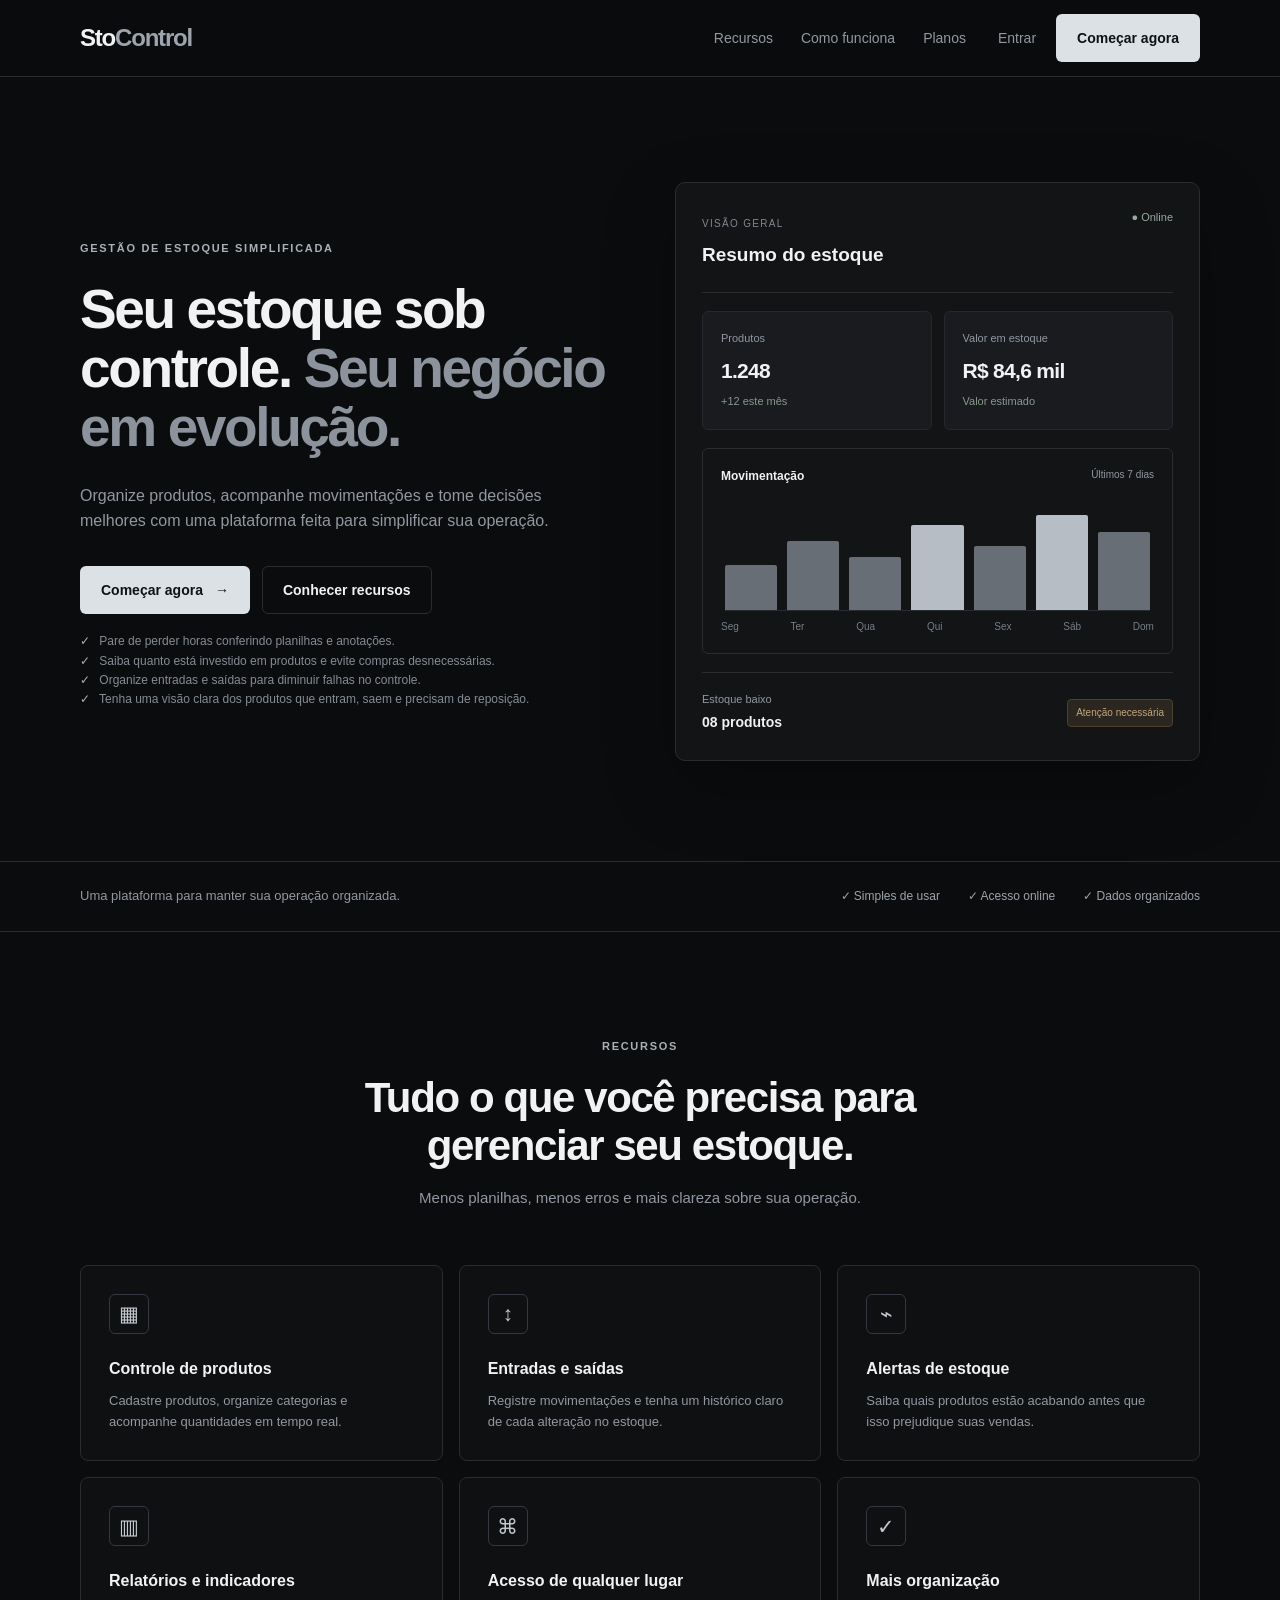
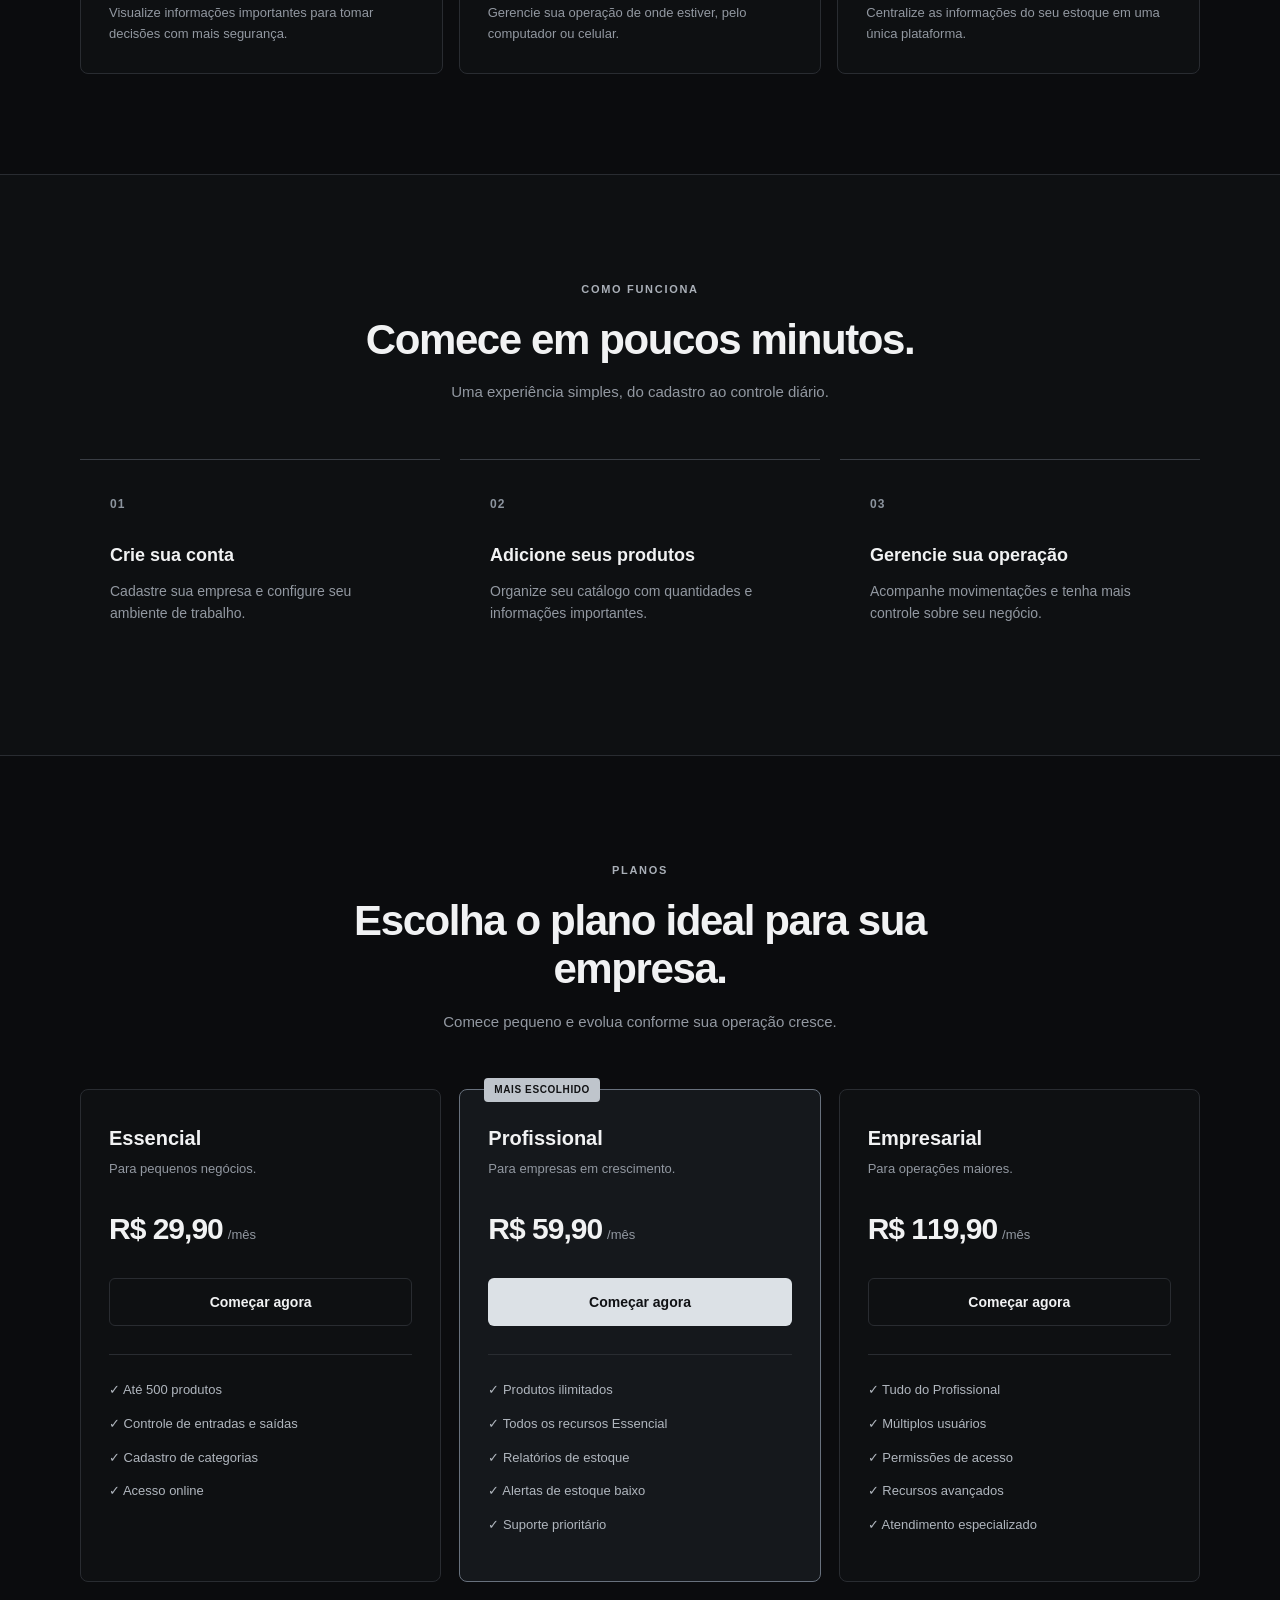
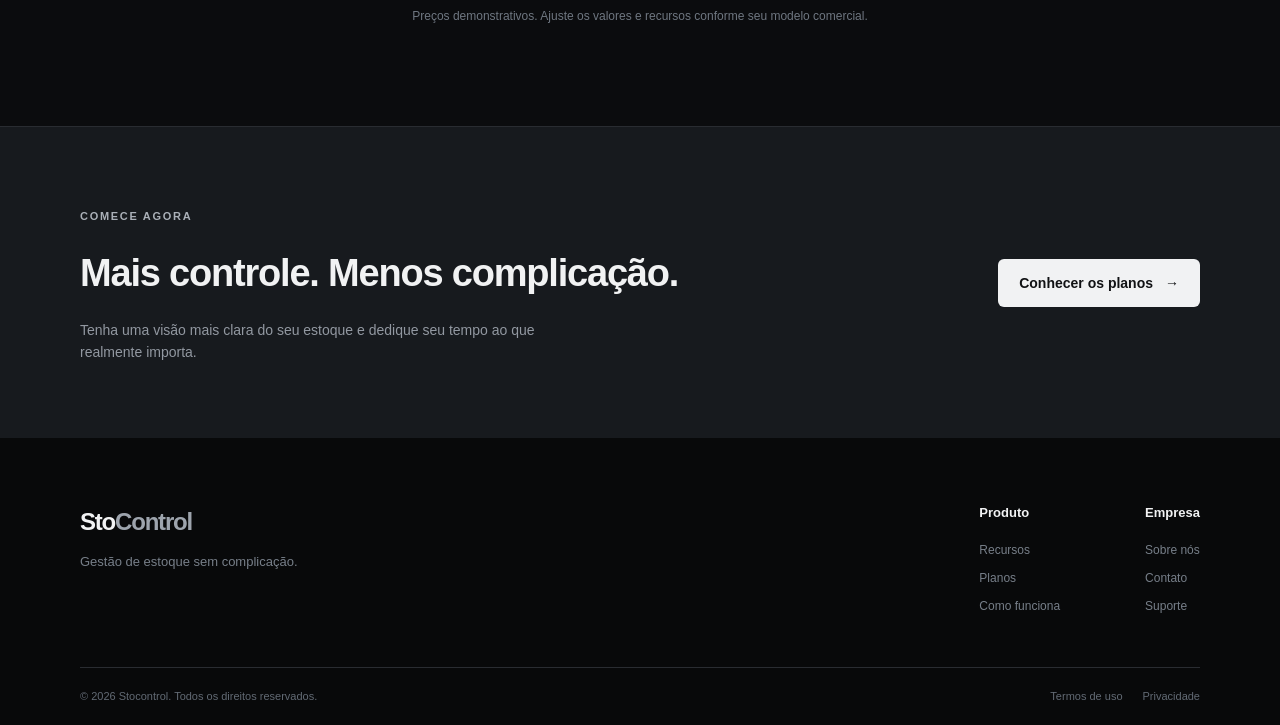
<file: index.html>
<!DOCTYPE html>
<html lang="pt-BR">
<head>
  <meta charset="UTF-8">
  <meta name="viewport" content="width=device-width, initial-scale=1.0">
  <meta name="description" content="Stocontrol — gestão de estoque simples, eficiente e inteligente para empresas.">
  <title>Stocontrol — Gestão de Estoque</title>
  <link rel="stylesheet" href="css/style.css">
</head>
<body>

  <header class="header">
    <div class="container nav">
      <a href="#" class="logo">Sto<span>Control</span></a>

      <nav class="nav-links" id="navLinks">
        <a href="#recursos">Recursos</a>
        <a href="#como-funciona">Como funciona</a>
        <a href="#planos">Planos</a>
      </nav>

      <div class="nav-actions">
        <a href="login.html" class="login-link">Entrar</a>
        <a href="#planos" class="btn btn-primary">Começar agora</a>
      </div>

      <button class="menu-toggle" id="menuToggle" aria-label="Abrir menu">☰</button>
    </div>
  </header>

  <main>
    <section class="hero">
      <div class="container hero-grid">
        <div class="hero-content">
          <span class="eyebrow">GESTÃO DE ESTOQUE SIMPLIFICADA</span>

          <h1>Seu estoque sob controle. <span>Seu negócio em evolução.</span></h1>

          <p>
            Organize produtos, acompanhe movimentações e tome decisões
            melhores com uma plataforma feita para simplificar sua operação.
          </p>

          <div class="hero-actions">
            <a href="#planos" class="btn btn-primary">Começar agora <span>→</span></a>
            <a href="#recursos" class="btn btn-outline">Conhecer recursos</a>
          </div>

          <div class="hero-note">
            <span>✓</span> Pare de perder horas conferindo planilhas e anotações. <br>
            <span>✓</span> Saiba quanto está investido em produtos e evite compras desnecessárias. <br>
            <span>✓</span> Organize entradas e saídas para diminuir falhas no controle. <br>
            <span>✓</span> Tenha uma visão clara dos produtos que entram, saem e precisam de reposição. <br>
          </div>
        </div>

        <div class="dashboard-preview">
          <div class="preview-top">
            <div>
              <span class="preview-label">VISÃO GERAL</span>
              <h3>Resumo do estoque</h3>
            </div>
            <span class="status-dot">● Online</span>
          </div>

          <div class="preview-stats">
            <div class="stat-card">
              <span>Produtos</span>
              <strong>1.248</strong>
              <small>+12 este mês</small>
            </div>
            <div class="stat-card">
              <span>Valor em estoque</span>
              <strong>R$ 84,6 mil</strong>
              <small>Valor estimado</small>
            </div>
          </div>

          <div class="stock-overview">
            <div class="overview-heading">
              <strong>Movimentação</strong>
              <span>Últimos 7 dias</span>
            </div>
            <div class="chart">
              <div class="chart-bars">
                <i style="height: 42%"></i>
                <i style="height: 65%"></i>
                <i style="height: 50%"></i>
                <i style="height: 80%"></i>
                <i style="height: 60%"></i>
                <i style="height: 90%"></i>
                <i style="height: 74%"></i>
              </div>
            </div>
            <div class="chart-days">
              <span>Seg</span><span>Ter</span><span>Qua</span>
              <span>Qui</span><span>Sex</span><span>Sáb</span><span>Dom</span>
            </div>
          </div>

          <div class="preview-bottom">
            <div>
              <span>Estoque baixo</span>
              <strong>08 produtos</strong>
            </div>
            <span class="warning-tag">Atenção necessária</span>
          </div>
        </div>
      </div>
    </section>

    <section class="trust-section">
      <div class="container trust-content">
        <p>Uma plataforma para manter sua operação organizada.</p>
        <div class="trust-items">
          <span>✓ Simples de usar</span>
          <span>✓ Acesso online</span>
          <span>✓ Dados organizados</span>
        </div>
      </div>
    </section>

    <section class="section" id="recursos">
      <div class="container">
        <div class="section-heading">
          <span class="eyebrow">RECURSOS</span>
          <h2>Tudo o que você precisa para gerenciar seu estoque.</h2>
          <p>Menos planilhas, menos erros e mais clareza sobre sua operação.</p>
        </div>

        <div class="features-grid">
          <article class="feature-card">
            <div class="feature-icon">▦</div>
            <h3>Controle de produtos</h3>
            <p>Cadastre produtos, organize categorias e acompanhe quantidades em tempo real.</p>
          </article>

          <article class="feature-card">
            <div class="feature-icon">↕</div>
            <h3>Entradas e saídas</h3>
            <p>Registre movimentações e tenha um histórico claro de cada alteração no estoque.</p>
          </article>

          <article class="feature-card">
            <div class="feature-icon">⌁</div>
            <h3>Alertas de estoque</h3>
            <p>Saiba quais produtos estão acabando antes que isso prejudique suas vendas.</p>
          </article>

          <article class="feature-card">
            <div class="feature-icon">▥</div>
            <h3>Relatórios e indicadores</h3>
            <p>Visualize informações importantes para tomar decisões com mais segurança.</p>
          </article>

          <article class="feature-card">
            <div class="feature-icon">⌘</div>
            <h3>Acesso de qualquer lugar</h3>
            <p>Gerencie sua operação de onde estiver, pelo computador ou celular.</p>
          </article>

          <article class="feature-card">
            <div class="feature-icon">✓</div>
            <h3>Mais organização</h3>
            <p>Centralize as informações do seu estoque em uma única plataforma.</p>
          </article>
        </div>
      </div>
    </section>

    <section class="section process-section" id="como-funciona">
      <div class="container">
        <div class="section-heading">
          <span class="eyebrow">COMO FUNCIONA</span>
          <h2>Comece em poucos minutos.</h2>
          <p>Uma experiência simples, do cadastro ao controle diário.</p>
        </div>

        <div class="steps-grid">
          <div class="step">
            <span class="step-number">01</span>
            <h3>Crie sua conta</h3>
            <p>Cadastre sua empresa e configure seu ambiente de trabalho.</p>
          </div>
          <div class="step">
            <span class="step-number">02</span>
            <h3>Adicione seus produtos</h3>
            <p>Organize seu catálogo com quantidades e informações importantes.</p>
          </div>
          <div class="step">
            <span class="step-number">03</span>
            <h3>Gerencie sua operação</h3>
            <p>Acompanhe movimentações e tenha mais controle sobre seu negócio.</p>
          </div>
        </div>
      </div>
    </section>

    <section class="section pricing-section" id="planos">
      <div class="container">
        <div class="section-heading">
          <span class="eyebrow">PLANOS</span>
          <h2>Escolha o plano ideal para sua empresa.</h2>
          <p>Comece pequeno e evolua conforme sua operação cresce.</p>
        </div>

        <div class="pricing-grid">
          <article class="pricing-card">
            <div class="plan-header">
              <h3>Essencial</h3>
              <p>Para pequenos negócios.</p>
            </div>
            <div class="price"><strong>R$ 29,90</strong><span>/mês</span></div>
            <a href="cadastro.html" class="btn btn-outline btn-block plan-btn" data-plan="Essencial">Começar agora</a>
            <ul class="plan-features">
              <li>✓ Até 500 produtos</li>
              <li>✓ Controle de entradas e saídas</li>
              <li>✓ Cadastro de categorias</li>
              <li>✓ Acesso online</li>
            </ul>
          </article>

          <article class="pricing-card featured">
            <div class="popular-tag">MAIS ESCOLHIDO</div>
            <div class="plan-header">
              <h3>Profissional</h3>
              <p>Para empresas em crescimento.</p>
            </div>
            <div class="price"><strong>R$ 59,90</strong><span>/mês</span></div>
            <a href="cadastro.html" class="btn btn-primary btn-block plan-btn" data-plan="Profissional">Começar agora</a>
            <ul class="plan-features">
              <li>✓ Produtos ilimitados</li>
              <li>✓ Todos os recursos Essencial</li>
              <li>✓ Relatórios de estoque</li>
              <li>✓ Alertas de estoque baixo</li>
              <li>✓ Suporte prioritário</li>
            </ul>
          </article>

          <article class="pricing-card">
            <div class="plan-header">
              <h3>Empresarial</h3>
              <p>Para operações maiores.</p>
            </div>
            <div class="price"><strong>R$ 119,90</strong><span>/mês</span></div>
            <a href="cadastro.html" class="btn btn-outline btn-block plan-btn" data-plan="Empresarial">Começar agora</a>
            <ul class="plan-features">
              <li>✓ Tudo do Profissional</li>
              <li>✓ Múltiplos usuários</li>
              <li>✓ Permissões de acesso</li>
              <li>✓ Recursos avançados</li>
              <li>✓ Atendimento especializado</li>
            </ul>
          </article>
        </div>
        <p class="pricing-note">Preços demonstrativos. Ajuste os valores e recursos conforme seu modelo comercial.</p>
      </div>
    </section>

    <section class="cta-section">
      <div class="container cta-content">
        <div>
          <span class="eyebrow">COMECE AGORA</span>
          <h2>Mais controle. Menos complicação.</h2>
          <p>Tenha uma visão mais clara do seu estoque e dedique seu tempo ao que realmente importa.</p>
        </div>
        <a href="#planos" class="btn btn-light">Conhecer os planos <span>→</span></a>
      </div>
    </section>
  </main>

  <footer class="footer" id="login">
    <div class="container footer-top">
      <div>
        <a href="#" class="logo">Sto<span>Control</span></a>
        <p>Gestão de estoque sem complicação.</p>
      </div>
      <div class="footer-links">
        <div>
          <strong>Produto</strong>
          <a href="#recursos">Recursos</a>
          <a href="#planos">Planos</a>
          <a href="#como-funciona">Como funciona</a>
        </div>
        <div>
          <strong>Empresa</strong>
          <a href="#">Sobre nós</a>
          <a href="#">Contato</a>
          <a href="#">Suporte</a>
        </div>
      </div>
    </div>
    <div class="container footer-bottom">
      <span>© 2026 Stocontrol. Todos os direitos reservados.</span>
      <div>
        <a href="#">Termos de uso</a>
        <a href="#">Privacidade</a>
      </div>
    </div>
  </footer>

  <div class="toast" id="toast" role="status" aria-live="polite"></div>
  <script src="js/script.js"></script>
</body>
</html>
</file>
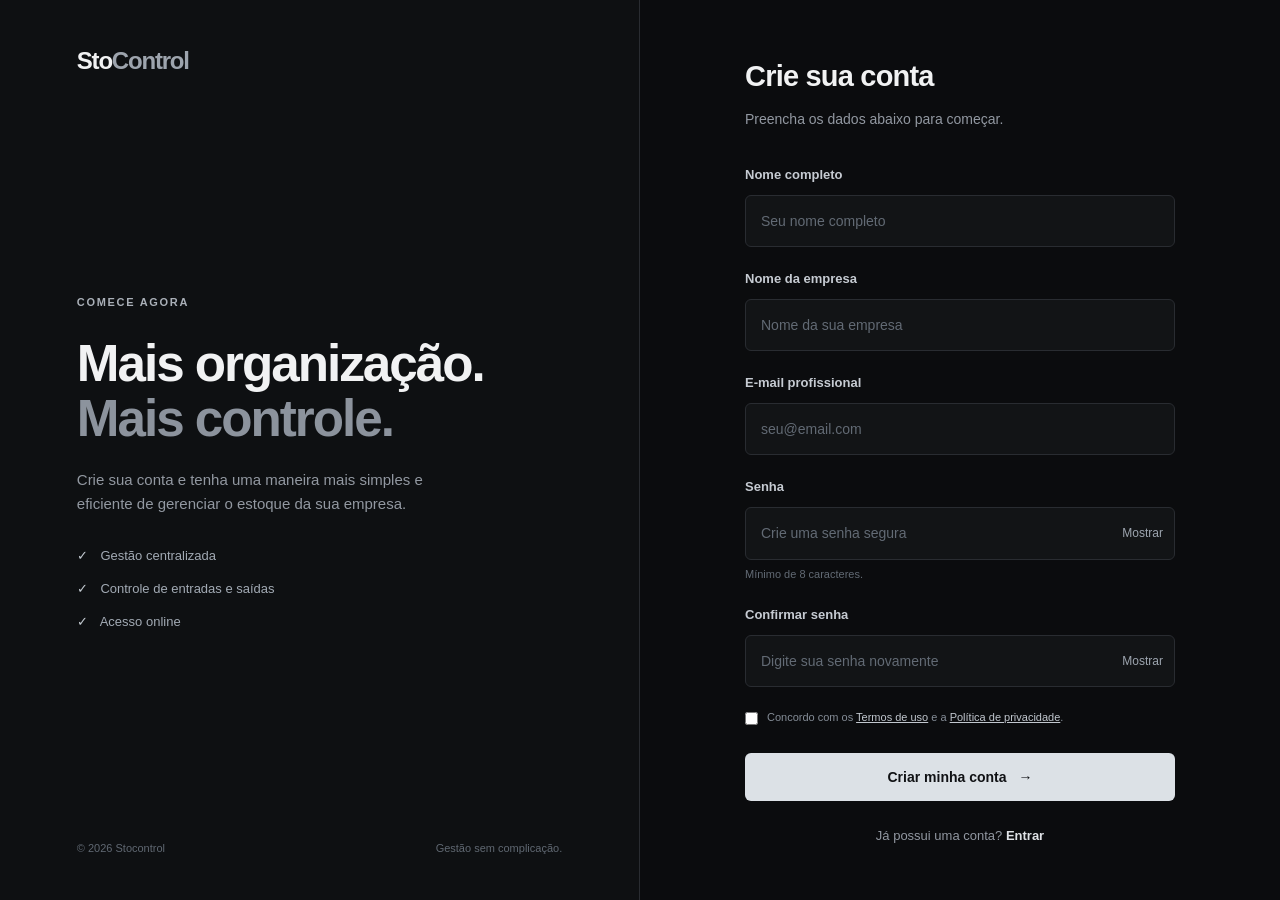
<file: cadastro.html>
<!DOCTYPE html>
<html lang="pt-BR">
<head>
  <meta charset="UTF-8">
  <meta name="viewport" content="width=device-width, initial-scale=1.0">
  <meta name="description" content="Crie sua conta Stocontrol e comece a gerenciar seu estoque.">
  <title>Criar conta — Stocontrol</title>
  <link rel="stylesheet" href="css/style.css">
  <link rel="stylesheet" href="css/login.css">
  <link rel="stylesheet" href="css/cadastro.css">
</head>
<body class="login-page">

  <main class="login-wrapper">
    <section class="login-brand">
      <a href="index.html" class="logo">Sto<span>Control</span></a>

      <div class="brand-message">
        <span class="eyebrow">COMECE AGORA</span>
        <h1>Mais organização.<br><span>Mais controle.</span></h1>
        <p>
          Crie sua conta e tenha uma maneira mais simples
          e eficiente de gerenciar o estoque da sua empresa.
        </p>

        <div class="signup-benefits">
          <div><span>✓</span> Gestão centralizada</div>
          <div><span>✓</span> Controle de entradas e saídas</div>
          <div><span>✓</span> Acesso online</div>
        </div>
      </div>

      <div class="brand-footer">
        <span>© 2026 Stocontrol</span>
        <span>Gestão sem complicação.</span>
      </div>
    </section>

    <section class="login-panel">
      <div class="login-box signup-box">
        <div class="login-heading">
          <h2>Crie sua conta</h2>
          <p>Preencha os dados abaixo para começar.</p>
        </div>

        <form id="signupForm" class="login-form">

          <div class="form-group">
            <label for="name">Nome completo</label>
            <input
              type="text"
              id="name"
              name="name"
              placeholder="Seu nome completo"
              autocomplete="name"
              required
              minlength="3"
            >
          </div>

          <div class="form-group">
            <label for="company">Nome da empresa</label>
            <input
              type="text"
              id="company"
              name="company"
              placeholder="Nome da sua empresa"
              autocomplete="organization"
              required
              minlength="2"
            >
          </div>

          <div class="form-group">
            <label for="email">E-mail profissional</label>
            <input
              type="email"
              id="email"
              name="email"
              placeholder="seu@email.com"
              autocomplete="email"
              required
            >
          </div>

          <div class="form-group">
            <label for="password">Senha</label>
            <div class="password-field">
              <input
                type="password"
                id="password"
                name="password"
                placeholder="Crie uma senha segura"
                autocomplete="new-password"
                required
                minlength="8"
              >
              <button type="button" id="togglePassword" aria-label="Mostrar senha">Mostrar</button>
            </div>
            <span class="field-hint">Mínimo de 8 caracteres.</span>
          </div>

          <div class="form-group">
            <label for="confirmPassword">Confirmar senha</label>
            <div class="password-field">
              <input
                type="password"
                id="confirmPassword"
                name="confirmPassword"
                placeholder="Digite sua senha novamente"
                autocomplete="new-password"
                required
              >
              <button type="button" id="toggleConfirm" aria-label="Mostrar confirmação de senha">Mostrar</button>
            </div>
          </div>

          <label class="terms-check">
            <input type="checkbox" id="terms" required>
            <span>
              Concordo com os <a href="#">Termos de uso</a> e a
              <a href="#">Política de privacidade</a>.
            </span>
          </label>

          <button type="submit" class="btn btn-primary btn-block">
            Criar minha conta <span>→</span>
          </button>

          <div class="form-message" id="formMessage" role="alert"></div>
        </form>

        <p class="signup-text account-login">
          Já possui uma conta?
          <a href="login.html">Entrar</a>
        </p>
      </div>
    </section>
  </main>

  <script src="js/cadastro.js"></script>
</body>
</html>
</file>
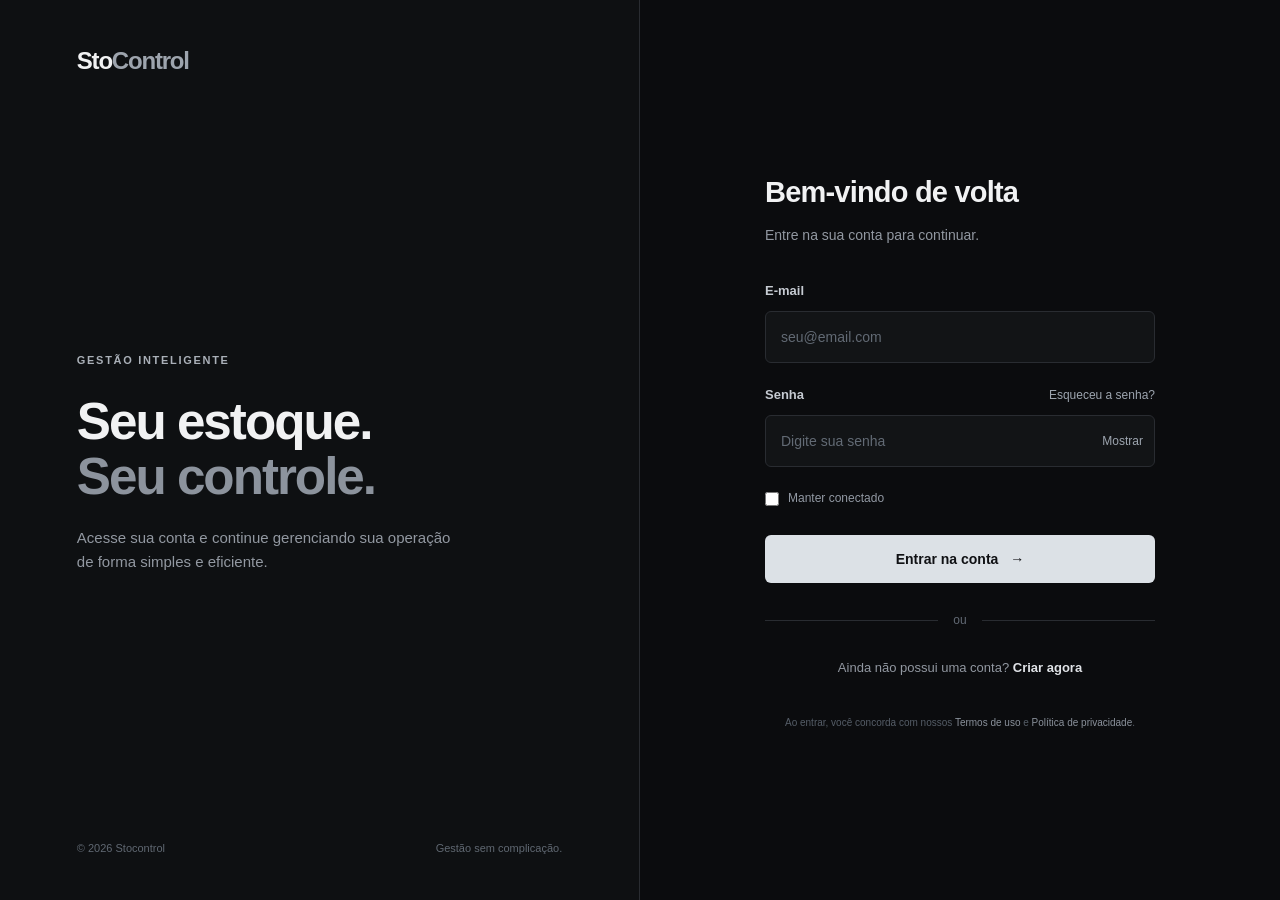
<file: login.html>
<!DOCTYPE html>
<html lang="pt-BR">
<head>
  <meta charset="UTF-8">
  <meta name="viewport" content="width=device-width, initial-scale=1.0">
  <meta name="description" content="Acesse sua conta Stocontrol e gerencie seu estoque.">
  <title>Entrar — StoControl</title>
  <link rel="stylesheet" href="css/style.css">
  <link rel="stylesheet" href="css/login.css">
</head>
<body class="login-page">

  <main class="login-wrapper">
    <section class="login-brand">
      <a href="index.html" class="logo">Sto<span>Control</span></a>

      <div class="brand-message">
        <span class="eyebrow">GESTÃO INTELIGENTE</span>
        <h1>Seu estoque.<br><span>Seu controle.</span></h1>
        <p>
          Acesse sua conta e continue gerenciando sua operação
          de forma simples e eficiente.
        </p>
      </div>

      <div class="brand-footer">
        <span>© 2026 Stocontrol</span>
        <span>Gestão sem complicação.</span>
      </div>
    </section>

    <section class="login-panel">
      <div class="login-box">
        <div class="login-heading">
          <h2>Bem-vindo de volta</h2>
          <p>Entre na sua conta para continuar.</p>
        </div>

        <form id="loginForm" class="login-form">
          <div class="form-group">
            <label for="email">E-mail</label>
            <input
              type="email"
              id="email"
              name="email"
              placeholder="seu@email.com"
              autocomplete="email"
              required
            >
          </div>

          <div class="form-group">
            <div class="label-row">
              <label for="password">Senha</label>
              <a href="#" id="forgotPassword">Esqueceu a senha?</a>
            </div>

            <div class="password-field">
              <input
                type="password"
                id="password"
                name="password"
                placeholder="Digite sua senha"
                autocomplete="current-password"
                required
                minlength="6"
              >
              <button type="button" id="togglePassword" aria-label="Mostrar senha">Mostrar</button>
            </div>
          </div>

          <label class="remember-me">
            <input type="checkbox" id="remember">
            <span>Manter conectado</span>
          </label>

          <button type="submit" class="btn btn-primary btn-block">
            Entrar na conta <span>→</span>
          </button>

          <div class="form-message" id="formMessage" role="alert"></div>
        </form>

        <div class="login-divider">
          <span>ou</span>
        </div>

        <p class="signup-text">
          Ainda não possui uma conta?
          <a href="cadastro.html">Criar agora</a>
        </p>

        <p class="login-terms">
          Ao entrar, você concorda com nossos
          <a href="#">Termos de uso</a> e
          <a href="#">Política de privacidade</a>.
        </p>
      </div>
    </section>
  </main>

  <script src="js/login.js"></script>
</body>
</html>
</file>
<file: css/style.css>
:root {
  --bg: #0b0c0e;
  --surface: #121416;
  --surface-2: #191b1f;
  --border: #292c31;
  --text: #f1f2f3;
  --muted: #9298a1;
  --accent: #dce1e6;
  --dark: #0b0c0e;
  --success: #9baea0;
  --warning: #c0a77c;
}

* { margin: 0; padding: 0; box-sizing: border-box; }

html { scroll-behavior: smooth; scroll-padding-top: 80px; }

body {
  background: var(--bg);
  color: var(--text);
  font-family: Inter, -apple-system, BlinkMacSystemFont, "Segoe UI", sans-serif;
  line-height: 1.6;
}

a { color: inherit; text-decoration: none; }

button, a { -webkit-tap-highlight-color: transparent; }

.container { width: min(1120px, calc(100% - 40px)); margin: auto; }

.header {
  border-bottom: 1px solid var(--border);
  background: rgba(11, 12, 14, .94);
  backdrop-filter: blur(12px);
  position: sticky;
  top: 0;
  z-index: 100;
}

.nav { min-height: 76px; display: flex; align-items: center; gap: 32px; }

.logo { font-size: 24px; font-weight: 800; letter-spacing: -1.2px; }

.logo span { color: #9da4ad; }

.nav-links { display: flex; align-items: center; gap: 28px; margin-left: auto; }

.nav-links a, .login-link { color: var(--muted); font-size: 14px; transition: color .2s; }

.nav-links a:hover, .login-link:hover { color: var(--text); }

.nav-actions { display: flex; align-items: center; gap: 20px; }

.btn {
  display: inline-flex;
  align-items: center;
  justify-content: center;
  gap: 12px;
  padding: 12px 20px;
  border: 1px solid transparent;
  border-radius: 6px;
  font-size: 14px;
  font-weight: 600;
  cursor: pointer;
  transition: background .2s, border-color .2s, transform .2s;
}

.btn:hover { transform: translateY(-1px); }

.btn-primary { background: var(--accent); color: #101114; }

.btn-primary:hover { background: #fff; }

.btn-outline { border-color: var(--border); color: var(--text); background: transparent; }

.btn-outline:hover { background: var(--surface-2); border-color: #464a51; }

.btn-light { background: #f1f2f3; color: #111214; }

.btn-block { width: 100%; }

.menu-toggle { display: none; border: 0; background: none; color: var(--text); font-size: 25px; cursor: pointer; }

.hero { padding: 105px 0 100px; border-bottom: 1px solid var(--border); }

.hero-grid { display: grid; grid-template-columns: 1fr 1fr; gap: 70px; align-items: center; }

.eyebrow { color: #aab0b8; font-size: 11px; font-weight: 700; letter-spacing: 1.7px; }

.hero h1 { font-size: clamp(38px, 4.3vw, 58px); line-height: 1.08; letter-spacing: -2.4px; margin: 20px 0 25px; font-weight: 750; }

.hero h1 span { color: #8c939d; }

.hero-content > p { color: var(--muted); font-size: 16px; max-width: 490px; }

.hero-actions { display: flex; gap: 12px; flex-wrap: wrap; margin-top: 32px; }

.hero-note { margin-top: 18px; font-size: 12px; color: #858c95; }

.hero-note span { color: #aab7af; margin-right: 6px; }

.dashboard-preview { background: var(--surface); border: 1px solid var(--border); border-radius: 10px; padding: 26px; box-shadow: 0 25px 70px rgba(0,0,0,.25); }

.preview-top { display: flex; justify-content: space-between; gap: 15px; align-items: flex-start; border-bottom: 1px solid var(--border); padding-bottom: 22px; }

.preview-label { font-size: 10px; letter-spacing: 1.3px; color: #808792; }

.preview-top h3 { font-size: 19px; margin-top: 5px; }

.status-dot { font-size: 11px; color: #99ab9f; white-space: nowrap; }

.preview-stats { display: grid; grid-template-columns: 1fr 1fr; gap: 12px; margin: 18px 0; }

.stat-card { background: var(--surface-2); padding: 18px; border: 1px solid #25282e; border-radius: 6px; }

.stat-card span, .stat-card small { display: block; color: var(--muted); font-size: 11px; }

.stat-card strong { display: block; font-size: 21px; margin: 6px 0; letter-spacing: -.7px; }

.stat-card small { color: #869a8d; }

.stock-overview { border: 1px solid var(--border); border-radius: 6px; padding: 18px; }

.overview-heading { display: flex; justify-content: space-between; gap: 10px; font-size: 12px; }

.overview-heading span { color: var(--muted); font-size: 10px; }

.chart { height: 125px; padding: 18px 4px 0; }

.chart-bars { height: 100%; display: flex; align-items: end; gap: 10px; border-bottom: 1px solid #292c31; }

.chart-bars i { display: block; flex: 1; background: #7d858f; border-radius: 2px 2px 0 0; min-height: 8px; opacity: .8; }

.chart-bars i:nth-child(4), .chart-bars i:nth-child(6) { background: #b7bdc4; opacity: 1; }

.chart-days { display: flex; justify-content: space-between; padding-top: 8px; font-size: 10px; color: #777e88; }

.preview-bottom { display: flex; align-items: center; justify-content: space-between; gap: 10px; margin-top: 18px; padding-top: 18px; border-top: 1px solid var(--border); }

.preview-bottom span:first-child { display: block; font-size: 11px; color: var(--muted); }

.preview-bottom strong { font-size: 14px; }

.warning-tag { font-size: 10px; color: var(--warning); background: #2b2720; border: 1px solid #4b4030; padding: 5px 8px; border-radius: 4px; }

.trust-section { border-bottom: 1px solid var(--border); padding: 24px 0; }

.trust-content { display: flex; justify-content: space-between; align-items: center; gap: 20px; }

.trust-content p { color: var(--muted); font-size: 13px; }

.trust-items { display: flex; gap: 28px; color: #9da4ad; font-size: 12px; }

.section { padding: 100px 0; border-bottom: 1px solid var(--border); }

.section-heading { text-align: center; max-width: 650px; margin: 0 auto 55px; }

.section-heading h2 { font-size: clamp(29px, 3.4vw, 42px); letter-spacing: -1.4px; line-height: 1.15; margin: 16px 0; }

.section-heading p { color: var(--muted); font-size: 15px; }

.features-grid { display: grid; grid-template-columns: repeat(3, 1fr); gap: 16px; }

.feature-card { border: 1px solid var(--border); background: #0e1012; padding: 28px; border-radius: 8px; transition: border-color .2s, background .2s; }

.feature-card:hover { border-color: #454a52; background: var(--surface); }

.feature-icon { width: 40px; height: 40px; display: grid; place-items: center; border: 1px solid #343840; border-radius: 6px; color: #c3c8ce; font-size: 21px; margin-bottom: 22px; }

.feature-card h3 { font-size: 16px; margin-bottom: 9px; }

.feature-card p { font-size: 13px; color: var(--muted); }

.process-section { background: #0e1012; }

.steps-grid { display: grid; grid-template-columns: repeat(3, 1fr); gap: 20px; }

.step { padding: 30px; border-top: 1px solid #3a3e45; }

.step-number { font-size: 12px; color: #8c949e; font-weight: 700; letter-spacing: 1px; }

.step h3 { margin: 25px 0 10px; font-size: 18px; }

.step p { font-size: 14px; color: var(--muted); }

.pricing-grid { display: grid; grid-template-columns: repeat(3, 1fr); gap: 18px; align-items: stretch; }

.pricing-card { position: relative; border: 1px solid var(--border); border-radius: 8px; padding: 32px 28px; background: #0e1012; }

.pricing-card.featured { border-color: #68717d; background: #15181c; }

.popular-tag { position: absolute; top: -12px; left: 24px; background: #bfc5cc; color: #111214; font-size: 10px; font-weight: 800; letter-spacing: .6px; padding: 4px 10px; border-radius: 4px; }

.plan-header h3 { font-size: 20px; }

.plan-header p { color: var(--muted); font-size: 13px; margin-top: 5px; }

.price { display: flex; align-items: baseline; gap: 5px; margin: 25px 0; }

.price strong { font-size: 30px; letter-spacing: -1px; }

.price span { color: var(--muted); font-size: 13px; }

.plan-features { list-style: none; margin-top: 28px; border-top: 1px solid var(--border); padding-top: 25px; }

.plan-features li { color: #b0b6be; font-size: 13px; margin-bottom: 13px; }

.pricing-note { text-align: center; color: #6f7781; font-size: 12px; margin-top: 25px; }

.cta-section { padding: 75px 0; background: #171a1e; }

.cta-content { display: flex; align-items: center; justify-content: space-between; gap: 40px; }

.cta-content h2 { font-size: clamp(28px, 3vw, 38px); letter-spacing: -1.2px; margin: 15px 0; }

.cta-content p { color: var(--muted); font-size: 14px; max-width: 500px; }

.cta-content .btn { flex-shrink: 0; }

.footer { background: #08090a; }

.footer-top { display: flex; justify-content: space-between; gap: 40px; padding: 65px 0 50px; }

.footer p { color: #777f89; font-size: 13px; margin-top: 10px; }

.footer-links { display: flex; gap: 85px; }

.footer-links div { display: flex; flex-direction: column; gap: 9px; }

.footer-links strong { font-size: 13px; margin-bottom: 8px; }

.footer-links a { font-size: 12px; color: #777f89; }

.footer-links a:hover { color: var(--text); }

.footer-bottom { display: flex; justify-content: space-between; gap: 20px; padding: 20px 0; border-top: 1px solid var(--border); color: #626a74; font-size: 11px; }

.footer-bottom div { display: flex; gap: 20px; }

.toast { position: fixed; bottom: 25px; right: 25px; max-width: calc(100% - 40px); background: #e5e7eb; color: #111214; padding: 14px 20px; border-radius: 6px; font-size: 13px; font-weight: 600; transform: translateY(120px); opacity: 0; transition: .3s; z-index: 200; }

.toast.show { transform: translateY(0); opacity: 1; }

@media (max-width: 900px) {
  .hero-grid { grid-template-columns: 1fr; gap: 55px; }
  .hero-content { max-width: 650px; }
  .features-grid { grid-template-columns: repeat(2, 1fr); }
  .pricing-grid { grid-template-columns: 1fr; max-width: 450px; margin: auto; }
  .steps-grid { grid-template-columns: 1fr; gap: 10px; }
  .step { padding: 25px; }
  .cta-content { flex-direction: column; align-items: flex-start; }
}

@media (max-width: 680px) {
  .container { width: min(100% - 32px, 1120px); }
  .nav { min-height: 68px; }
  .nav-links, .nav-actions { display: none; }
  .menu-toggle { display: block; margin-left: auto; }
  .nav-links.open { display: flex; position: absolute; top: 68px; left: 0; right: 0; flex-direction: column; align-items: stretch; gap: 0; background: #0b0c0e; border-bottom: 1px solid var(--border); padding: 10px 16px; }
  .nav-links.open a { padding: 13px 0; border-bottom: 1px solid #202328; }
  .hero { padding: 70px 0; }
  .hero h1 { font-size: 40px; letter-spacing: -1.7px; }
  .hero-actions { flex-direction: column; align-items: stretch; }
  .hero-actions .btn { width: 100%; }
  .dashboard-preview { padding: 18px; }
  .preview-stats { gap: 8px; }
  .stat-card { padding: 13px; }
  .stat-card strong { font-size: 18px; }
  .trust-content { flex-direction: column; align-items: flex-start; }
  .trust-items { flex-direction: column; gap: 8px; }
  .section { padding: 70px 0; }
  .section-heading { margin-bottom: 35px; }
  .features-grid { grid-template-columns: 1fr; }
  .feature-card { padding: 24px; }
  .footer-top, .footer-bottom { flex-direction: column; gap: 30px; }
  .footer-links { gap: 55px; }
  .footer-bottom div { gap: 15px; }
  .cta-content .btn { width: 100%; }
}
</file>
<file: css/login.css>
.login-page {
  min-height: 100vh;
  background: #0b0c0e;
}

.login-wrapper {
  min-height: 100vh;
  display: grid;
  grid-template-columns: 1fr 1fr;
}

.login-brand {
  display: flex;
  flex-direction: column;
  justify-content: space-between;
  padding: 42px clamp(30px, 6vw, 100px);
  border-right: 1px solid var(--border);
  background: #0e1012;
}

.brand-message {
  max-width: 450px;
  margin: auto 0;
  padding: 70px 0;
}

.brand-message h1 {
  font-size: clamp(38px, 4vw, 58px);
  line-height: 1.08;
  letter-spacing: -2px;
  margin: 22px 0;
}

.brand-message h1 span {
  color: #8c939d;
}

.brand-message p {
  color: var(--muted);
  max-width: 390px;
  font-size: 15px;
}

.brand-footer {
  display: flex;
  justify-content: space-between;
  gap: 20px;
  color: #606872;
  font-size: 11px;
}

.login-panel {
  display: flex;
  justify-content: center;
  align-items: center;
  padding: 50px 30px;
}

.login-box {
  width: 100%;
  max-width: 390px;
}

.login-heading h2 {
  font-size: 29px;
  letter-spacing: -.8px;
  margin-bottom: 8px;
}

.login-heading p {
  color: var(--muted);
  font-size: 14px;
  margin-bottom: 35px;
}

.login-form {
  display: flex;
  flex-direction: column;
  gap: 22px;
}

.form-group {
  display: flex;
  flex-direction: column;
  gap: 9px;
}

.form-group label,
.label-row label {
  font-size: 13px;
  font-weight: 600;
  color: #c6cbd2;
}

.label-row {
  display: flex;
  justify-content: space-between;
  align-items: center;
  gap: 15px;
}

.label-row a {
  color: #9da5af;
  font-size: 12px;
}

.label-row a:hover {
  color: var(--text);
}

.form-group input {
  width: 100%;
  padding: 14px 15px;
  border: 1px solid var(--border);
  border-radius: 6px;
  background: #121416;
  color: var(--text);
  font: inherit;
  font-size: 14px;
  outline: none;
  transition: border-color .2s, background .2s;
}

.form-group input:focus {
  border-color: #7d858f;
  background: #16191d;
}

.form-group input::placeholder {
  color: #626a74;
}

.password-field {
  position: relative;
}

.password-field input {
  padding-right: 75px;
}

.password-field button {
  position: absolute;
  right: 12px;
  top: 50%;
  transform: translateY(-50%);
  border: 0;
  background: transparent;
  color: #9da5af;
  font-size: 12px;
  cursor: pointer;
}

.password-field button:hover {
  color: var(--text);
}

.remember-me {
  display: flex;
  align-items: center;
  gap: 9px;
  color: #9299a3;
  font-size: 12px;
  cursor: pointer;
}

.remember-me input {
  accent-color: #bfc5cc;
  width: 14px;
  height: 14px;
}

.login-form .btn {
  margin-top: 4px;
  min-height: 48px;
}

.form-message {
  display: none;
  font-size: 13px;
  color: #c7a88a;
  line-height: 1.5;
}

.form-message.show {
  display: block;
}

.login-divider {
  display: flex;
  align-items: center;
  gap: 15px;
  color: #626a74;
  font-size: 12px;
  margin: 28px 0;
}

.login-divider::before,
.login-divider::after {
  content: "";
  height: 1px;
  background: var(--border);
  flex: 1;
}

.signup-text {
  text-align: center;
  color: var(--muted);
  font-size: 13px;
}

.signup-text a {
  color: #e0e3e7;
  font-weight: 600;
}

.signup-text a:hover {
  text-decoration: underline;
}

.login-terms {
  color: #555d67;
  text-align: center;
  font-size: 10px;
  line-height: 1.7;
  margin-top: 35px;
}

.login-terms a {
  color: #8b929c;
}

@media (max-width: 800px) {
  .login-wrapper {
    grid-template-columns: 1fr;
  }

  .login-brand {
    min-height: auto;
    padding: 28px 24px;
    border-right: 0;
    border-bottom: 1px solid var(--border);
  }

  .brand-message {
    padding: 60px 0 40px;
  }

  .brand-message h1 {
    font-size: 40px;
  }

  .brand-message p {
    font-size: 14px;
  }

  .brand-footer {
    display: none;
  }

  .login-panel {
    padding: 55px 24px;
    align-items: flex-start;
  }

  .login-box {
    max-width: 440px;
    margin: auto;
  }
}
</file>
<file: css/cadastro.css>
.signup-box {
  max-width: 430px;
}

.signup-benefits {
  display: flex;
  flex-direction: column;
  gap: 12px;
  margin-top: 30px;
  color: #a2aab4;
  font-size: 13px;
}

.signup-benefits span {
  color: #c2c9d0;
  margin-right: 9px;
}

.field-hint {
  color: #626a74;
  font-size: 11px;
  margin-top: -3px;
}

.terms-check {
  display: flex;
  align-items: flex-start;
  gap: 9px;
  color: #858d97;
  font-size: 11px;
  line-height: 1.6;
  cursor: pointer;
}

.terms-check input {
  flex-shrink: 0;
  margin-top: 3px;
  accent-color: #bfc5cc;
}

.terms-check a {
  color: #c1c7ce;
  text-decoration: underline;
}

.account-login {
  margin-top: 25px;
}

@media (max-width: 800px) {
  .signup-box {
    max-width: 440px;
  }

  .signup-benefits {
    margin-top: 24px;
  }
}
</file>
